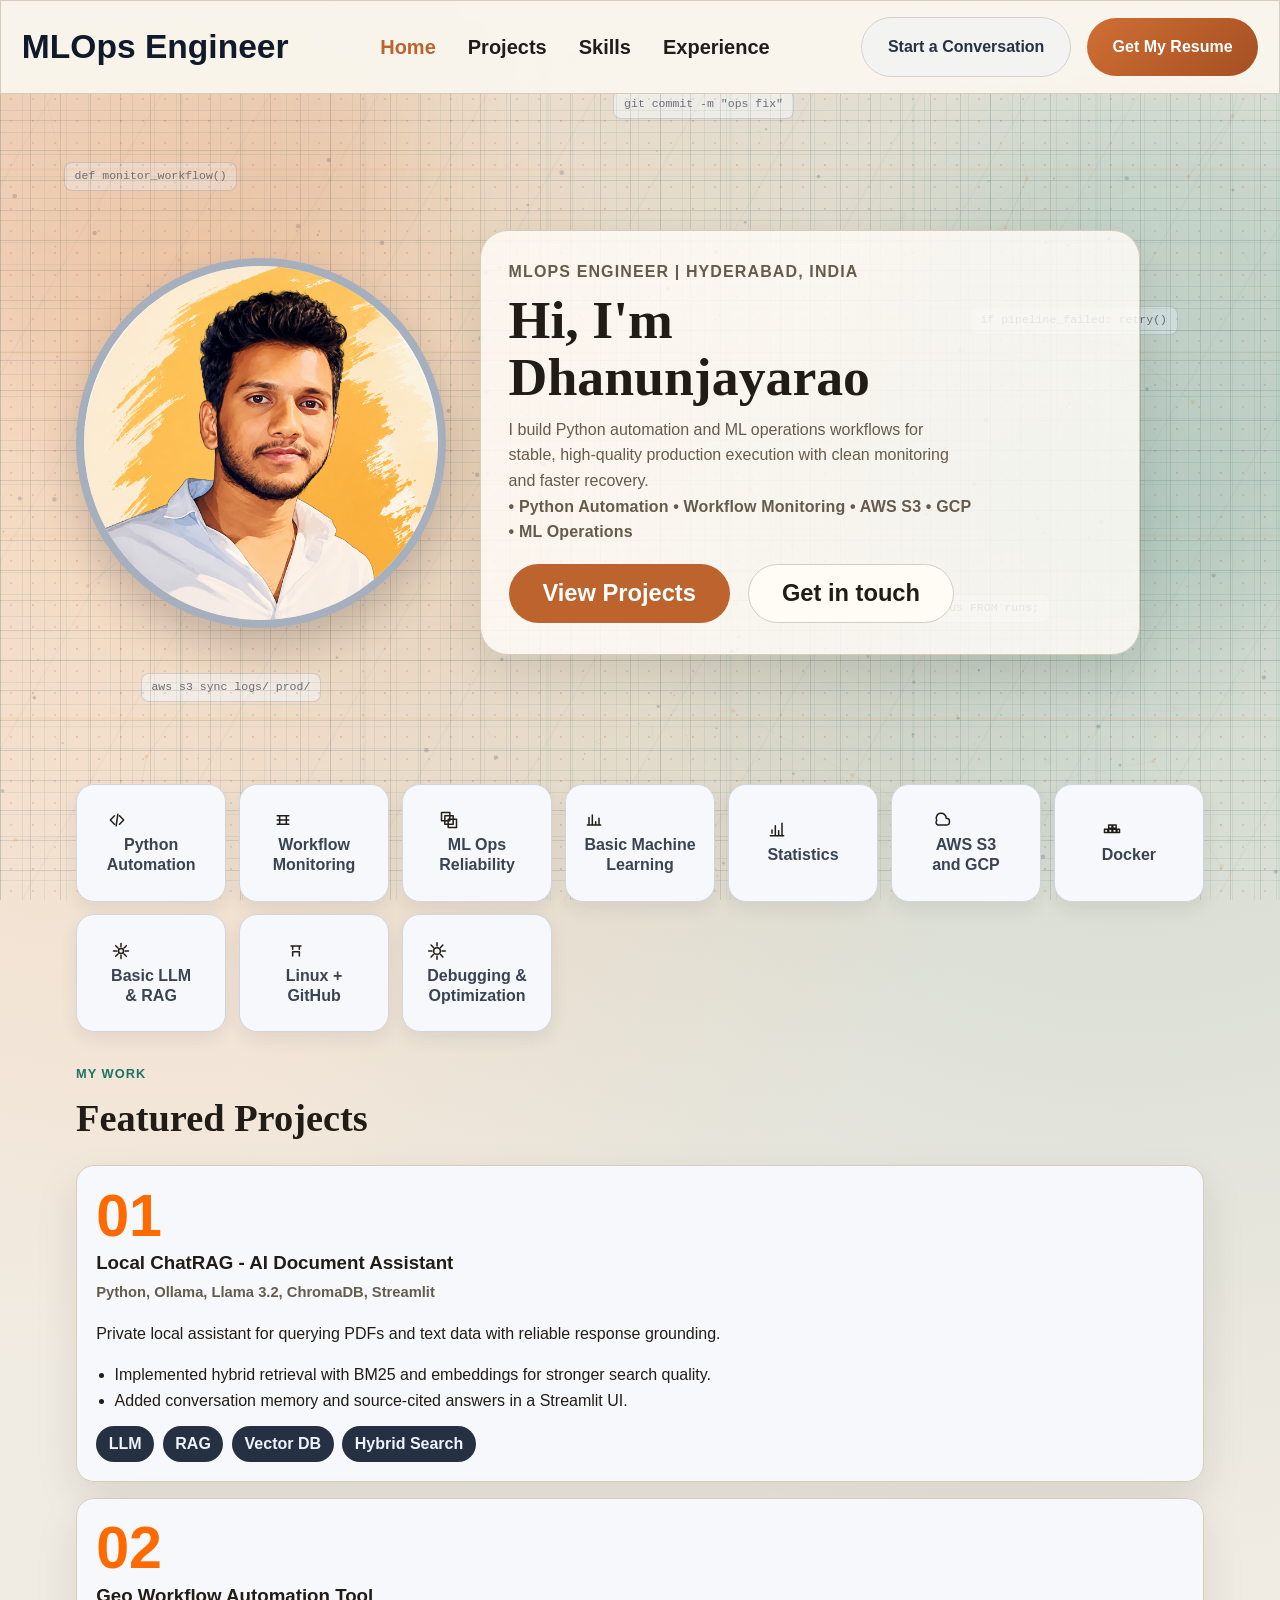
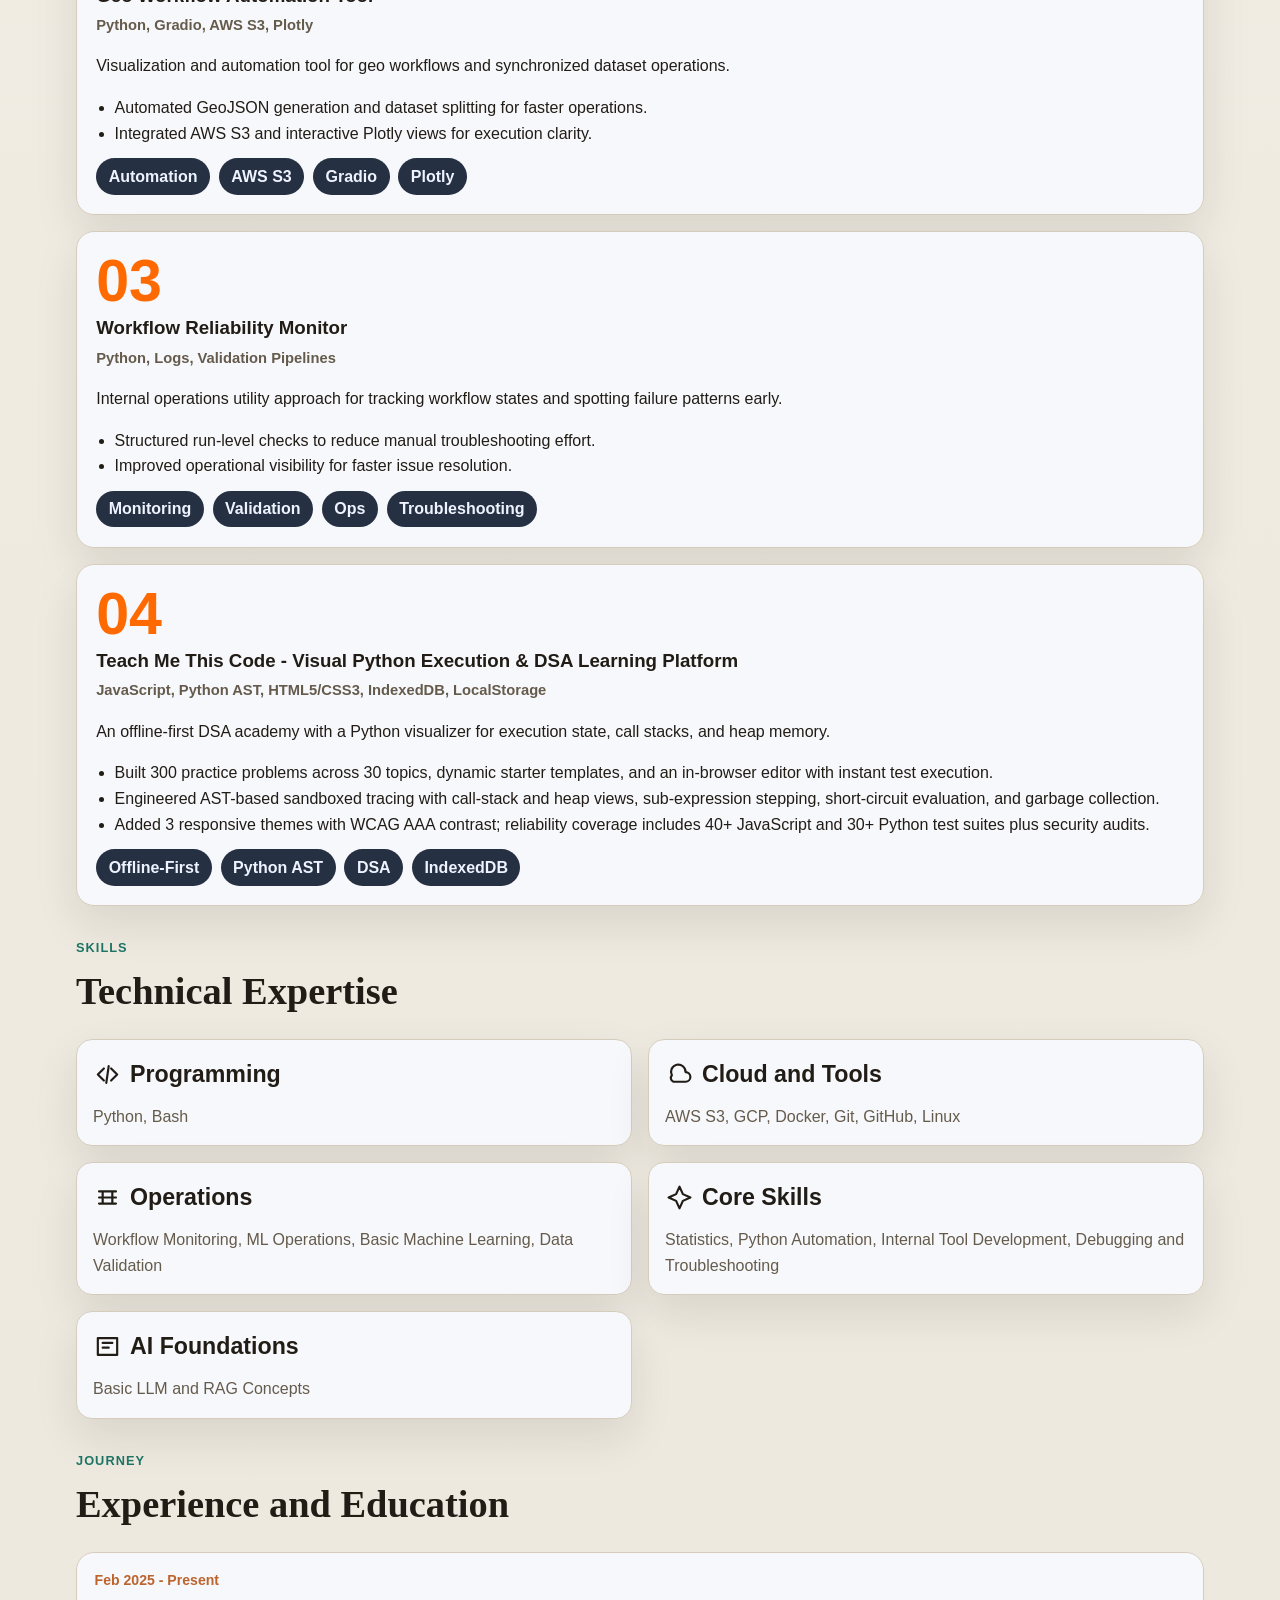
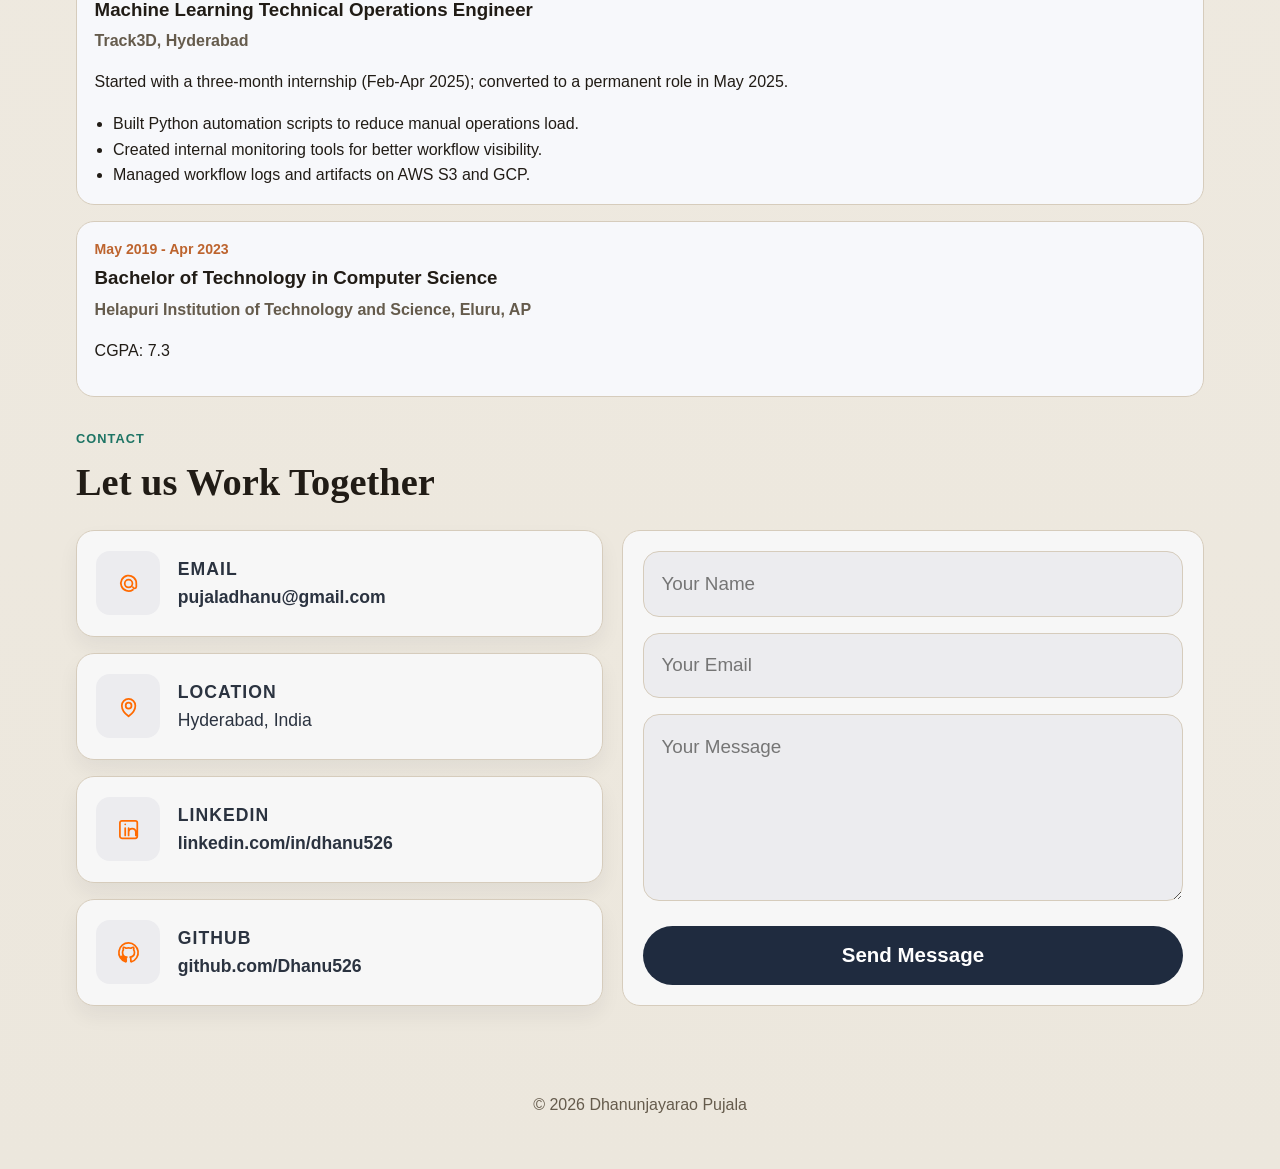
<file: index.html>
<!DOCTYPE html>
<html lang="en">
<head>
  <meta charset="UTF-8" />
  <meta name="viewport" content="width=device-width, initial-scale=1.0" />
  <title>Dhanunjayarao Pujala | MLOps Engineer</title>
  <meta name="description" content="Dhanunjayarao Pujala portfolio: MLOps engineer focused on Python automation, reliable ML operations, and workflow optimization." />
  <link rel="stylesheet" href="styles.css" />
</head>
<body>
  <div class="fx-layer" aria-hidden="true">
    <canvas id="matrixCanvas"></canvas>
    <canvas id="particlesCanvas"></canvas>
    <canvas id="networkCanvas"></canvas>
    <div class="floating-snippets">
      <span>def monitor_workflow()</span>
      <span>if pipeline_failed: retry()</span>
      <span>aws s3 sync logs/ prod/</span>
      <span>SELECT status FROM runs;</span>
      <span>git commit -m "ops fix"</span>
    </div>
  </div>

  <div class="bg-grid" aria-hidden="true"></div>
  <div class="glow glow-left" aria-hidden="true"></div>
  <div class="glow glow-right" aria-hidden="true"></div>

  <header class="topbar">
    <a class="logo" href="#about"><span>MLOps Engineer</span></a>
    <nav>
      <a href="#about">Home</a>
      <a href="#projects">Projects</a>
      <a href="#skills">Skills</a>
      <a href="#experience">Experience</a>
    </nav>
    <div class="quick-actions">
      <a class="pill pill-light" href="#contact">Start a Conversation</a>
      <a class="pill" href="assets/Dhanunjayarao_Pujala_Resume.pdf" download>Get My Resume</a>
    </div>
  </header>

  <main>
    <section class="hero" id="about">
      <div class="hero-photo reveal">
        <img src="assets/ChatGPT Image Jun 25, 2026, 11_59_05 PM.png" alt="Dhanunjayarao Pujala" onerror="this.src='assets/corner-avatar.svg'" />
      </div>
      <div class="hero-copy hero-intro reveal">
        <p class="kicker">MLOps Engineer | Hyderabad, India</p>
        <h1>Hi, I'm <strong>Dhanunjayarao</strong></h1>
        <p>
          I build Python automation and ML operations workflows for stable, high-quality production execution with clean monitoring and faster recovery.
        </p>
        <p class="hero-points">• Python Automation • Workflow Monitoring • AWS S3 • GCP • ML Operations</p>
        <div class="hero-cta">
          <a class="btn btn-primary" href="#projects">View Projects</a>
          <a class="btn btn-ghost" href="#contact">Get in touch</a>
        </div>
      </div>
    </section>

    <section class="capabilities reveal" aria-label="Core expertise">
      <article class="cap-card">
        <svg class="icon-svg" viewBox="0 0 24 24" aria-hidden="true"><path d="M9 7 4 12l5 5M15 7l5 5-5 5M13 5l-2 14"/></svg>
        <p>Python<br />Automation</p>
      </article>
      <article class="cap-card">
        <svg class="icon-svg" viewBox="0 0 24 24" aria-hidden="true"><path d="M5 7h14M5 12h14M5 17h14M8 7v10M16 7v10"/></svg>
        <p>Workflow<br />Monitoring</p>
      </article>
      <article class="cap-card">
        <svg class="icon-svg" viewBox="0 0 24 24" aria-hidden="true"><path d="M7 7h10v10H7zM3 3h10v10H3zM11 11h10v10H11z"/></svg>
        <p>ML Ops<br />Reliability</p>
      </article>
      <article class="cap-card">
        <svg class="icon-svg" viewBox="0 0 24 24" aria-hidden="true"><path d="M4 18h16M6 18V9M10 18V6M14 18v-4M18 18v-8"/></svg>
        <p>Basic Machine<br />Learning</p>
      </article>
      <article class="cap-card">
        <svg class="icon-svg" viewBox="0 0 24 24" aria-hidden="true"><path d="M4 19h16M6 16v-4m4 7V7m4 12v-6m4 6V4"/></svg>
        <p>Statistics</p>
      </article>
      <article class="cap-card">
        <svg class="icon-svg" viewBox="0 0 24 24" aria-hidden="true"><path d="M7 18h10a4 4 0 0 0 0-8 6 6 0 1 0-11.3 2.6A3.4 3.4 0 0 0 7 18z"/></svg>
        <p>AWS S3<br />and GCP</p>
      </article>
      <article class="cap-card">
        <svg class="icon-svg" viewBox="0 0 24 24" aria-hidden="true"><path d="M3 11h4v4H3zM8 11h4v4H8zM13 11h4v4h-4zM8 6h4v4H8zM13 6h4v4h-4zM18 11h3v4h-3z"/></svg>
        <p>Docker</p>
      </article>
      <article class="cap-card">
        <svg class="icon-svg" viewBox="0 0 24 24" aria-hidden="true"><path d="M12 3v4M12 17v4M3 12h4M17 12h4M5.6 5.6l2.8 2.8M15.6 15.6l2.8 2.8M18.4 5.6l-2.8 2.8M8.4 15.6l-2.8 2.8M12 15a3 3 0 1 0 0-6 3 3 0 0 0 0 6z"/></svg>
        <p>Basic LLM<br />&amp; RAG</p>
      </article>
      <article class="cap-card">
        <svg class="icon-svg" viewBox="0 0 24 24" aria-hidden="true"><path d="M8 18v-5M16 18v-5M8 13h8M6 6h12M8 6v4M16 6v4"/></svg>
        <p>Linux +<br />GitHub</p>
      </article>
      <article class="cap-card">
        <svg class="icon-svg" viewBox="0 0 24 24" aria-hidden="true"><path d="M12 2v4M12 18v4M4.9 4.9l2.8 2.8M16.3 16.3l2.8 2.8M2 12h4M18 12h4M4.9 19.1l2.8-2.8M16.3 7.7l2.8-2.8M12 16a4 4 0 1 0 0-8 4 4 0 0 0 0 8z"/></svg>
        <p>Debugging &<br />Optimization</p>
      </article>
    </section>

    <section class="section" id="projects">
      <div class="section-head reveal">
        <p>MY WORK</p>
        <h2>Featured Projects</h2>
      </div>
      <div class="project-list">
        <article class="project-item reveal">
          <p class="num">01</p>
          <h3>Local ChatRAG - AI Document Assistant</h3>
          <p class="project-meta">Python, Ollama, Llama 3.2, ChromaDB, Streamlit</p>
          <p>Private local assistant for querying PDFs and text data with reliable response grounding.</p>
          <ul>
            <li>Implemented hybrid retrieval with BM25 and embeddings for stronger search quality.</li>
            <li>Added conversation memory and source-cited answers in a Streamlit UI.</li>
          </ul>
          <div class="tag-row">
            <span>LLM</span><span>RAG</span><span>Vector DB</span><span>Hybrid Search</span>
          </div>
        </article>

        <article class="project-item reveal">
          <p class="num">02</p>
          <h3>Geo Workflow Automation Tool</h3>
          <p class="project-meta">Python, Gradio, AWS S3, Plotly</p>
          <p>Visualization and automation tool for geo workflows and synchronized dataset operations.</p>
          <ul>
            <li>Automated GeoJSON generation and dataset splitting for faster operations.</li>
            <li>Integrated AWS S3 and interactive Plotly views for execution clarity.</li>
          </ul>
          <div class="tag-row">
            <span>Automation</span><span>AWS S3</span><span>Gradio</span><span>Plotly</span>
          </div>
        </article>

        <article class="project-item reveal">
          <p class="num">03</p>
          <h3>Workflow Reliability Monitor</h3>
          <p class="project-meta">Python, Logs, Validation Pipelines</p>
          <p>Internal operations utility approach for tracking workflow states and spotting failure patterns early.</p>
          <ul>
            <li>Structured run-level checks to reduce manual troubleshooting effort.</li>
            <li>Improved operational visibility for faster issue resolution.</li>
          </ul>
          <div class="tag-row">
            <span>Monitoring</span><span>Validation</span><span>Ops</span><span>Troubleshooting</span>
          </div>
        </article>

        <article class="project-item reveal">
          <p class="num">04</p>
          <h3>Teach Me This Code - Visual Python Execution &amp; DSA Learning Platform</h3>
          <p class="project-meta">JavaScript, Python AST, HTML5/CSS3, IndexedDB, LocalStorage</p>
          <p>An offline-first DSA academy with a Python visualizer for execution state, call stacks, and heap memory.</p>
          <ul>
            <li>Built 300 practice problems across 30 topics, dynamic starter templates, and an in-browser editor with instant test execution.</li>
            <li>Engineered AST-based sandboxed tracing with call-stack and heap views, sub-expression stepping, short-circuit evaluation, and garbage collection.</li>
            <li>Added 3 responsive themes with WCAG AAA contrast; reliability coverage includes 40+ JavaScript and 30+ Python test suites plus security audits.</li>
          </ul>
          <div class="tag-row">
            <span>Offline-First</span><span>Python AST</span><span>DSA</span><span>IndexedDB</span>
          </div>
        </article>
      </div>
    </section>

    <section class="section" id="skills">
      <div class="section-head reveal">
        <p>SKILLS</p>
        <h2>Technical Expertise</h2>
      </div>
      <div class="skills-grid">
        <article class="skill-card reveal">
          <h3><svg class="skill-icon" viewBox="0 0 24 24" aria-hidden="true"><path d="M9 7 4 12l5 5M15 7l5 5-5 5M13 5l-2 14"/></svg>Programming</h3>
          <p>Python, Bash</p>
        </article>
        <article class="skill-card reveal">
          <h3><svg class="skill-icon" viewBox="0 0 24 24" aria-hidden="true"><path d="M7 18h10a4 4 0 0 0 0-8 6 6 0 1 0-11.3 2.6A3.4 3.4 0 0 0 7 18z"/></svg>Cloud and Tools</h3>
          <p>AWS S3, GCP, Docker, Git, GitHub, Linux</p>
        </article>
        <article class="skill-card reveal">
          <h3><svg class="skill-icon" viewBox="0 0 24 24" aria-hidden="true"><path d="M5 7h14M5 12h14M5 17h14M8 7v10M16 7v10"/></svg>Operations</h3>
          <p>Workflow Monitoring, ML Operations, Basic Machine Learning, Data Validation</p>
        </article>
        <article class="skill-card reveal">
          <h3><svg class="skill-icon" viewBox="0 0 24 24" aria-hidden="true"><path d="M12 3 14.8 9.2 21 12l-6.2 2.8L12 21l-2.8-6.2L3 12l6.2-2.8z"/></svg>Core Skills</h3>
          <p>Statistics, Python Automation, Internal Tool Development, Debugging and Troubleshooting</p>
        </article>
        <article class="skill-card reveal">
          <h3><svg class="skill-icon" viewBox="0 0 24 24" aria-hidden="true"><path d="M4 5h16v14H4zM8 9h8M8 13h5"/></svg>AI Foundations</h3>
          <p>Basic LLM and RAG Concepts</p>
        </article>
      </div>
    </section>

    <section class="section" id="experience">
      <div class="section-head reveal">
        <p>JOURNEY</p>
        <h2>Experience and Education</h2>
      </div>
      <div class="timeline">
        <article class="timeline-item reveal">
          <p class="when">Feb 2025 - Present</p>
          <h3>Machine Learning Technical Operations Engineer</h3>
          <p class="where">Track3D, Hyderabad</p>
          <p>Started with a three-month internship (Feb-Apr 2025); converted to a permanent role in May 2025.</p>
          <ul>
            <li>Built Python automation scripts to reduce manual operations load.</li>
            <li>Created internal monitoring tools for better workflow visibility.</li>
            <li>Managed workflow logs and artifacts on AWS S3 and GCP.</li>
          </ul>
        </article>
        <article class="timeline-item reveal">
          <p class="when">May 2019 - Apr 2023</p>
          <h3>Bachelor of Technology in Computer Science</h3>
          <p class="where">Helapuri Institution of Technology and Science, Eluru, AP</p>
          <p>CGPA: 7.3</p>
        </article>
      </div>
    </section>

    <section class="section contact" id="contact">
      <div class="section-head reveal">
        <p>CONTACT</p>
        <h2>Let us Work Together</h2>
      </div>
      <div class="contact-grid">
        <div class="contact-stack reveal">
          <article class="contact-card premium">
            <div class="icon-box">
              <svg class="icon-svg" viewBox="0 0 24 24" aria-hidden="true"><path d="M16.5 18.3A8 8 0 1 1 20 12v3.2a1.8 1.8 0 0 1-3.5.5M16 12a4 4 0 1 1-8 0 4 4 0 0 1 8 0z"/></svg>
            </div>
            <div>
              <p class="label">EMAIL</p>
              <a href="https://mail.google.com/mail/?view=cm&fs=1&to=pujaladhanu@gmail.com" target="_blank" rel="noreferrer">pujaladhanu@gmail.com</a>
            </div>
          </article>
          <article class="contact-card premium">
            <div class="icon-box">
              <svg class="icon-svg" viewBox="0 0 24 24" aria-hidden="true"><path d="M12 22s7-5.2 7-11a7 7 0 1 0-14 0c0 5.8 7 11 7 11zM12 14a3 3 0 1 0 0-6 3 3 0 0 0 0 6z"/></svg>
            </div>
            <div>
              <p class="label">LOCATION</p>
              <p>Hyderabad, India</p>
            </div>
          </article>
          <article class="contact-card premium">
            <div class="icon-box">
              <svg class="icon-svg" viewBox="0 0 24 24" aria-hidden="true"><path d="M8.5 10.5V18M8.5 6.5h.01M12 10.5V18M12 14.2a3.8 3.8 0 0 1 7.5 0V18M5 3h14a2 2 0 0 1 2 2v14a2 2 0 0 1-2 2H5a2 2 0 0 1-2-2V5a2 2 0 0 1 2-2z"/></svg>
            </div>
            <div>
              <p class="label">LINKEDIN</p>
              <a href="https://www.linkedin.com/in/dhanu526/" target="_blank" rel="noreferrer">linkedin.com/in/dhanu526</a>
            </div>
          </article>
          <article class="contact-card premium">
            <div class="icon-box">
              <svg class="icon-svg" viewBox="0 0 24 24" aria-hidden="true"><path d="M12 2a10 10 0 0 0-3.2 19.5c.5.1.7-.2.7-.5v-1.8c-2.8.6-3.4-1.2-3.4-1.2-.5-1.1-1.1-1.4-1.1-1.4-.9-.6.1-.6.1-.6 1 .1 1.6 1 1.6 1 .9 1.5 2.3 1 2.9.8.1-.6.3-1 .6-1.2-2.2-.2-4.5-1.1-4.5-4.8 0-1.1.4-2 .9-2.7-.1-.2-.4-1.3.1-2.6 0 0 .8-.2 2.7 1a9.1 9.1 0 0 1 5 0c1.9-1.2 2.7-1 2.7-1 .5 1.3.2 2.4.1 2.6.6.7.9 1.6.9 2.7 0 3.7-2.3 4.5-4.5 4.8.4.3.7.9.7 1.9V21c0 .3.2.6.7.5A10 10 0 0 0 12 2z"/></svg>
            </div>
            <div>
              <p class="label">GITHUB</p>
              <a href="https://github.com/Dhanu526?tab=repositories" target="_blank" rel="noreferrer">github.com/Dhanu526</a>
            </div>
          </article>
        </div>
        <form class="contact-form reveal" id="contactForm">
          <input id="name" name="name" type="text" placeholder="Your Name" aria-label="Your Name" required />
          <input id="email" name="email" type="email" placeholder="Your Email" aria-label="Your Email" required />
          <textarea id="message" name="message" rows="5" placeholder="Your Message" aria-label="Your Message" required></textarea>
          <button type="submit">Send Message</button>
        </form>
      </div>
    </section>
  </main>

  <footer>
    <p>© <span id="year"></span> Dhanunjayarao Pujala</p>
  </footer>

  <script src="script.js"></script>
</body>
</html>
</file>
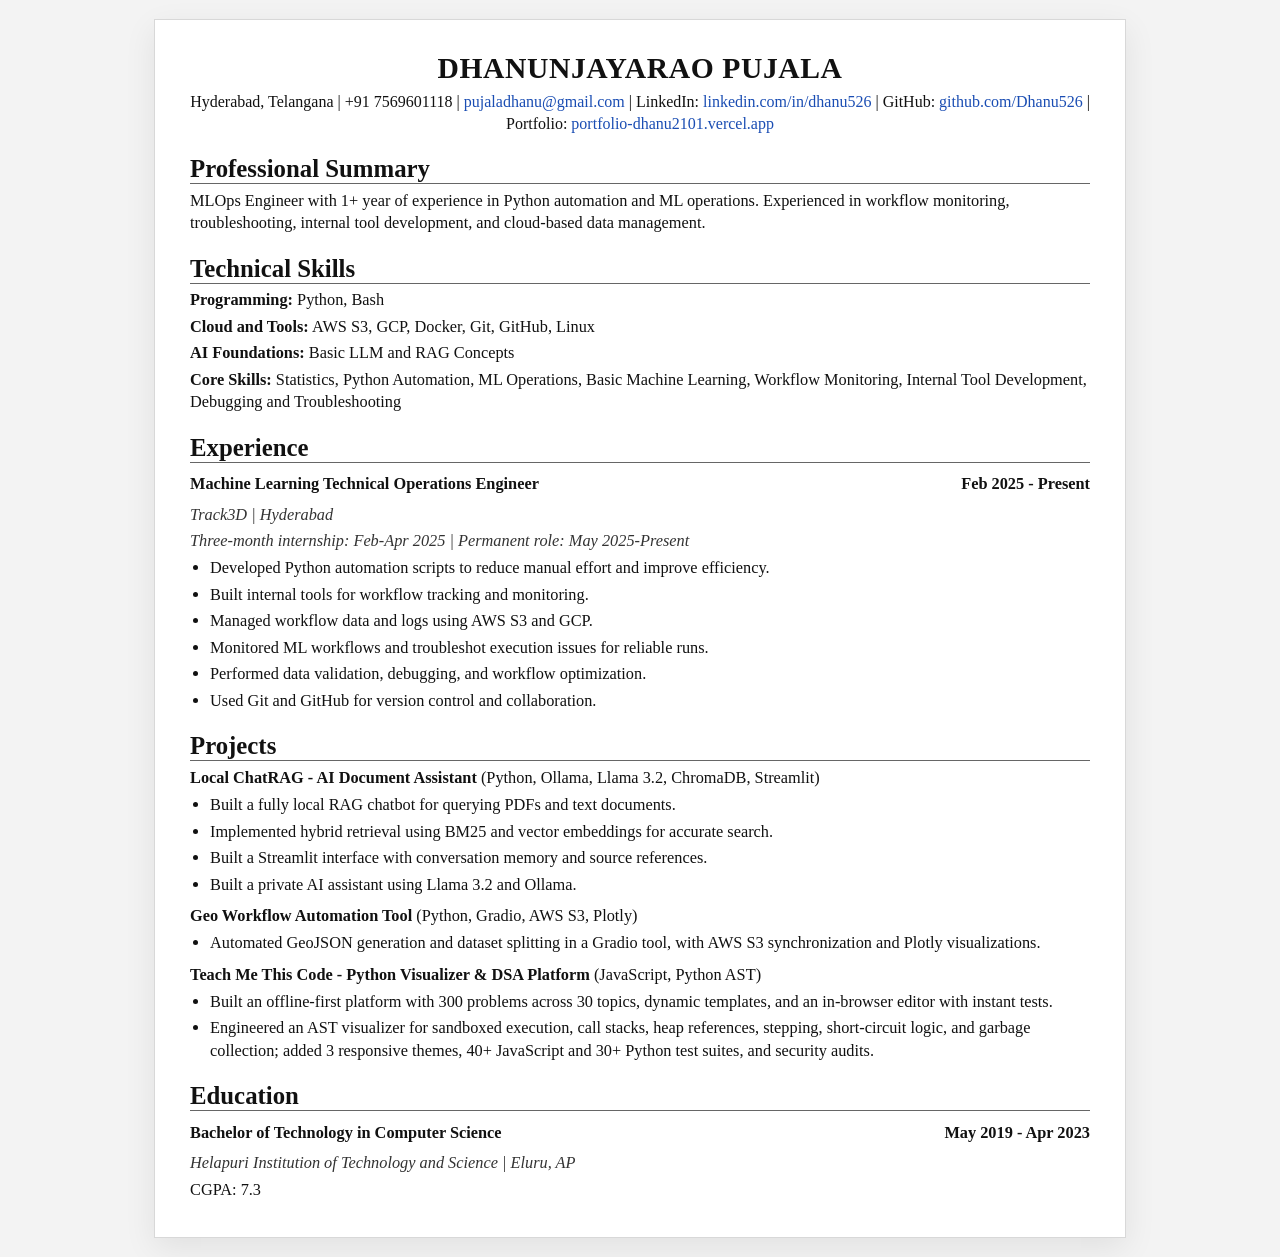
<file: assets/Dhanunjayarao_Pujala_Resume.html>
<!DOCTYPE html>
<html lang="en">
<head>
  <meta charset="UTF-8" />
  <meta name="viewport" content="width=device-width, initial-scale=1.0" />
  <title>Dhanunjayarao Pujala Resume</title>
  <style>
    body {
      margin: 0;
      font-family: "Times New Roman", serif;
      color: #111;
      background: #f3f3f3;
    }

    .page {
      width: min(900px, 92vw);
      margin: 1.2rem auto;
      background: #fff;
      border: 1px solid #d8d8d8;
      padding: 2rem 2.2rem;
      box-shadow: 0 10px 30px rgba(0, 0, 0, 0.08);
    }

    h1 {
      margin: 0;
      font-size: 1.85rem;
      text-align: center;
      letter-spacing: 0.02em;
    }

    .meta {
      text-align: center;
      margin-top: 0.35rem;
      font-size: 1rem;
    }

    .meta a {
      color: #1a4db3;
      text-decoration: none;
    }

    h2 {
      margin: 1.25rem 0 0.35rem;
      font-size: 1.55rem;
      border-bottom: 1px solid #666;
    }

    p,
    li {
      font-size: 1.02rem;
      line-height: 1.38;
      margin: 0.25rem 0;
    }

    .role-row {
      display: flex;
      justify-content: space-between;
      gap: 1rem;
      margin-top: 0.4rem;
    }

    .muted {
      font-style: italic;
      color: #333;
    }

    ul {
      margin: 0.3rem 0 0.55rem 1.25rem;
      padding: 0;
    }

    @media print {
      @page {
        size: letter;
        margin: 0.4in;
      }

      body {
        background: #fff;
      }

      .page {
        border: none;
        box-shadow: none;
        width: auto;
        margin: 0;
        padding: 0;
      }

      h1 {
        font-size: 16pt;
      }

      .meta {
        margin-top: 3pt;
        font-size: 8pt;
        line-height: 1.2;
      }

      h2 {
        margin: 8pt 0 2pt;
        font-size: 11pt;
      }

      p,
      li {
        font-size: 9pt;
        line-height: 1.15;
        margin: 1pt 0;
      }

      .role-row {
        gap: 8pt;
        margin-top: 2pt;
      }

      ul {
        margin: 2pt 0 3pt 14pt;
      }
    }
  </style>
</head>
<body>
  <article class="page">
    <h1>DHANUNJAYARAO PUJALA</h1>
    <p class="meta">Hyderabad, Telangana | +91 7569601118 | <a href="mailto:pujaladhanu@gmail.com">pujaladhanu@gmail.com</a> | LinkedIn: <a href="https://www.linkedin.com/in/dhanu526/">linkedin.com/in/dhanu526</a> | GitHub: <a href="https://github.com/Dhanu526">github.com/Dhanu526</a> | Portfolio: <a href="https://portfolio-dhanu2101.vercel.app">portfolio-dhanu2101.vercel.app</a></p>

    <h2>Professional Summary</h2>
    <p>MLOps Engineer with 1+ year of experience in Python automation and ML operations. Experienced in workflow monitoring, troubleshooting, internal tool development, and cloud-based data management.</p>

    <h2>Technical Skills</h2>
    <p><strong>Programming:</strong> Python, Bash</p>
    <p><strong>Cloud and Tools:</strong> AWS S3, GCP, Docker, Git, GitHub, Linux</p>
    <p><strong>AI Foundations:</strong> Basic LLM and RAG Concepts</p>
    <p><strong>Core Skills:</strong> Statistics, Python Automation, ML Operations, Basic Machine Learning, Workflow Monitoring, Internal Tool Development, Debugging and Troubleshooting</p>

    <h2>Experience</h2>
    <div class="role-row">
      <p><strong>Machine Learning Technical Operations Engineer</strong></p>
      <p><strong>Feb 2025 - Present</strong></p>
    </div>
    <p class="muted">Track3D | Hyderabad</p>
    <p class="muted">Three-month internship: Feb-Apr 2025 | Permanent role: May 2025-Present</p>
    <ul>
      <li>Developed Python automation scripts to reduce manual effort and improve efficiency.</li>
      <li>Built internal tools for workflow tracking and monitoring.</li>
      <li>Managed workflow data and logs using AWS S3 and GCP.</li>
      <li>Monitored ML workflows and troubleshot execution issues for reliable runs.</li>
      <li>Performed data validation, debugging, and workflow optimization.</li>
      <li>Used Git and GitHub for version control and collaboration.</li>
    </ul>

    <h2>Projects</h2>
    <p><strong>Local ChatRAG - AI Document Assistant</strong> (Python, Ollama, Llama 3.2, ChromaDB, Streamlit)</p>
    <ul>
      <li>Built a fully local RAG chatbot for querying PDFs and text documents.</li>
      <li>Implemented hybrid retrieval using BM25 and vector embeddings for accurate search.</li>
      <li>Built a Streamlit interface with conversation memory and source references.</li>
      <li>Built a private AI assistant using Llama 3.2 and Ollama.</li>
    </ul>

    <p><strong>Geo Workflow Automation Tool</strong> (Python, Gradio, AWS S3, Plotly)</p>
    <ul>
      <li>Automated GeoJSON generation and dataset splitting in a Gradio tool, with AWS S3 synchronization and Plotly visualizations.</li>
    </ul>

    <p><strong>Teach Me This Code - Python Visualizer &amp; DSA Platform</strong> (JavaScript, Python AST)</p>
    <ul>
      <li>Built an offline-first platform with 300 problems across 30 topics, dynamic templates, and an in-browser editor with instant tests.</li>
      <li>Engineered an AST visualizer for sandboxed execution, call stacks, heap references, stepping, short-circuit logic, and garbage collection; added 3 responsive themes, 40+ JavaScript and 30+ Python test suites, and security audits.</li>
    </ul>

    <h2>Education</h2>
    <div class="role-row">
      <p><strong>Bachelor of Technology in Computer Science</strong></p>
      <p><strong>May 2019 - Apr 2023</strong></p>
    </div>
    <p class="muted">Helapuri Institution of Technology and Science | Eluru, AP</p>
    <p>CGPA: 7.3</p>
  </article>
</body>
</html>
</file>
<file: styles.css>
:root {
  --bg: #f0eadf;
  --surface: #f9f4eb;
  --surface-2: #fffdf8;
  --line: #d6ccbc;
  --text: #211c16;
  --muted: #655b4c;
  --accent: #bd642e;
  --teal: #1d7464;
  --shadow: 0 18px 44px rgba(33, 28, 22, 0.1);
}

* {
  box-sizing: border-box;
}

html,
body {
  margin: 0;
  padding: 0;
}

html {
  scroll-behavior: smooth;
}

strong {
  font-weight: 900;
}

body {
  font-family: "Trebuchet MS", "Lucida Sans Unicode", "Lucida Grande", sans-serif;
  color: var(--text);
  background:
    radial-gradient(circle at 12% 9%, rgba(255, 138, 61, 0.22), transparent 24%),
    radial-gradient(circle at 88% 12%, rgba(40, 117, 108, 0.18), transparent 26%),
    linear-gradient(180deg, #f3eee5 0%, #ece7dd 100%);
  line-height: 1.6;
  overflow-x: hidden;
  position: relative;
}

.fx-layer {
  position: fixed;
  inset: 0;
  z-index: -6;
  pointer-events: none;
}

#matrixCanvas,
#particlesCanvas,
#networkCanvas {
  position: absolute;
  inset: 0;
  width: 100%;
  height: 100%;
}

#matrixCanvas {
  opacity: 0.14;
}

#particlesCanvas {
  opacity: 0.58;
}

#networkCanvas {
  opacity: 0.5;
}

.floating-snippets {
  position: absolute;
  inset: 0;
  overflow: hidden;
}

.floating-snippets span {
  position: absolute;
  padding: 0.28rem 0.6rem;
  border: 1px solid rgba(30, 48, 76, 0.16);
  border-radius: 8px;
  font-family: "Consolas", "Courier New", monospace;
  font-size: 0.72rem;
  color: rgba(23, 35, 54, 0.62);
  background: rgba(246, 248, 252, 0.55);
  animation: snippetFloat 14s linear infinite;
}

.floating-snippets span:nth-child(1) {
  top: 18%;
  left: 5%;
  animation-duration: 16s;
}

.floating-snippets span:nth-child(2) {
  top: 34%;
  right: 8%;
  animation-duration: 20s;
}

.floating-snippets span:nth-child(3) {
  bottom: 22%;
  left: 11%;
  animation-duration: 18s;
}

.floating-snippets span:nth-child(4) {
  top: 66%;
  right: 18%;
  animation-duration: 21s;
}

.floating-snippets span:nth-child(5) {
  top: 10%;
  right: 38%;
  animation-duration: 15s;
}

body::before {
  content: "";
  position: fixed;
  inset: 0;
  pointer-events: none;
  z-index: -4;
  background-image:
    linear-gradient(rgba(20, 34, 56, 0.12) 1.2px, transparent 1.2px),
    linear-gradient(90deg, rgba(20, 34, 56, 0.12) 1.2px, transparent 1.2px),
    radial-gradient(circle at 24% 42%, rgba(255, 106, 0, 0.1), transparent 32%),
    radial-gradient(circle at 74% 63%, rgba(22, 102, 94, 0.1), transparent 30%);
  background-size: 30px 30px, 30px 30px, auto, auto;
  animation: driftGrid 16s ease-in-out infinite alternate;
}

body::after {
  content: "";
  position: fixed;
  inset: 0;
  pointer-events: none;
  z-index: -1;
  background-image: repeating-linear-gradient(
    120deg,
    transparent 0,
    transparent 92px,
    rgba(43, 51, 64, 0.03) 92px,
    rgba(43, 51, 64, 0.03) 94px
  );
  opacity: 0.6;
}

.bg-grid {
  position: fixed;
  inset: 0;
  z-index: -3;
  opacity: 0.42;
  background-image:
    linear-gradient(rgba(29, 116, 100, 0.2) 1.2px, transparent 1.2px),
    linear-gradient(90deg, rgba(29, 116, 100, 0.2) 1.2px, transparent 1.2px);
  background-size: 22px 22px;
}

.bg-grid::before,
.bg-grid::after {
  content: "";
  position: absolute;
  inset: 0;
  pointer-events: none;
}

.bg-grid::before {
  background:
    repeating-linear-gradient(
      90deg,
      transparent 0,
      transparent 180px,
      rgba(29, 116, 100, 0.16) 180px,
      rgba(29, 116, 100, 0.16) 183px
    ),
    repeating-linear-gradient(
      0deg,
      transparent 0,
      transparent 180px,
      rgba(255, 106, 0, 0.16) 180px,
      rgba(255, 106, 0, 0.16) 183px
    );
  opacity: 0.68;
  animation: techSweep 18s linear infinite;
}

.bg-grid::after {
  background-image:
    radial-gradient(circle, rgba(41, 56, 83, 0.34) 1.35px, transparent 1.35px),
    radial-gradient(circle, rgba(255, 106, 0, 0.36) 1.45px, transparent 1.45px);
  background-size: 22px 22px, 44px 44px;
  background-position: 0 0, 11px 11px;
  opacity: 0.72;
  animation: dotFloat 20s ease-in-out infinite alternate;
}

.icon-svg,
.cap-icon svg,
.skill-icon {
  width: 1.25em;
  height: 1.25em;
  display: inline-block;
  stroke: currentColor;
  stroke-width: 1.8;
  fill: none;
  stroke-linecap: round;
  stroke-linejoin: round;
}

.cap-icon {
  display: grid;
  place-items: center;
  color: #556176;
}

.skill-card h3 {
  display: inline-flex;
  align-items: center;
  gap: 0.5rem;
}

.icon-box .icon-svg {
  width: 1.45rem;
  height: 1.45rem;
}

.glow {
  position: fixed;
  width: 42vw;
  height: 42vw;
  border-radius: 50%;
  filter: blur(56px);
  opacity: 0.3;
  z-index: -2;
  pointer-events: none;
}

.glow-left {
  background: rgba(189, 100, 46, 0.4);
  top: -12vw;
  left: -10vw;
}

.glow-right {
  background: rgba(29, 116, 100, 0.34);
  top: 8vw;
  right: -12vw;
}

.topbar {
  position: sticky;
  top: 0;
  z-index: 50;
  max-width: 100%;
  margin: 0;
  padding: 1rem 1.3rem;
  border: 1px solid var(--line);
  background: rgba(250, 246, 238, 0.95);
  border-radius: 0;
  backdrop-filter: blur(7px);
  display: flex;
  align-items: center;
  justify-content: space-between;
  gap: 1rem;
}

.logo {
  text-decoration: none;
  color: #111a2b;
  font-weight: 700;
  font-size: 0;
  letter-spacing: 0.01em;
  flex-shrink: 0;
}

.logo span {
  font-size: 2.1rem;
  font-weight: 800;
  line-height: 1;
}

.logo em {
  font-size: 0;
  font-style: normal;
  color: #8f98a6;
  margin-left: 0.25rem;
  line-height: 1;
}

nav {
  display: flex;
  align-items: center;
  gap: 2rem;
}

nav a {
  color: var(--text);
  text-decoration: none;
  font-weight: 600;
  font-size: 1.25rem;
}

nav a.active,
nav a:hover {
  color: var(--accent);
}

.quick-actions {
  display: flex;
  align-items: center;
  gap: 1rem;
}

.pill {
  text-decoration: none;
  color: #fff;
  font-weight: 700;
  border-radius: 999px;
  padding: 1rem 1.6rem;
  background: linear-gradient(135deg, #cf6f34, #a54f22);
  font-size: 1rem;
}

.pill-light {
  color: #273142;
  background: #f3f3f1;
  border: 1px solid #d2d2cf;
}

main {
  max-width: 1160px;
  margin: 0 auto;
  padding: 0.5rem 1rem 1rem;
}

.hero {
  min-height: 74vh;
  display: grid;
  grid-template-columns: minmax(290px, 370px) minmax(520px, 660px);
  justify-content: start;
  gap: 2.1rem;
  align-items: center;
  padding-top: 1rem;
}

.hero-copy,
.hero-panel {
  border: 1px solid var(--line);
  border-radius: 24px;
  background: rgba(255, 252, 247, 0.84);
  box-shadow: var(--shadow);
}

.hero-copy {
  padding: 1.75rem 1.75rem 1.95rem;
}

.hero-copy h1 {
  margin: 0.45rem 0 0.7rem;
  font-family: "Garamond", "Palatino Linotype", serif;
  font-size: clamp(2.05rem, 4.2vw, 3.95rem);
  line-height: 1.06;
  max-width: 12ch;
}

.hero-copy p {
  margin: 0;
  max-width: 52ch;
  color: var(--muted);
  font-size: clamp(1rem, 1.2vw, 1.38rem);
}

.hero-intro {
  border-radius: 28px;
}

.kicker {
  color: var(--teal);
  text-transform: uppercase;
  font-weight: 700;
  letter-spacing: 0.07em;
  font-size: 1rem;
}

.hero-points {
  margin-top: 0.9rem;
  color: #7b8593;
  font-weight: 700;
  letter-spacing: 0.01em;
}


.hero-photo {
  width: min(100%, 370px);
  aspect-ratio: 1 / 1;
  justify-self: center;
  border-radius: 50%;
  border: 8px solid #a6afbd;
  overflow: hidden;
  background: #d9dce2;
  box-shadow: 0 20px 42px rgba(21, 25, 36, 0.2);
}

.hero-photo img {
  width: 100%;
  height: 100%;
  object-fit: cover;
  object-position: center 18%;
}

.hero-cta {
  margin-top: 1.2rem;
  display: flex;
  flex-wrap: wrap;
  gap: 1.15rem;
}

.btn {
  text-decoration: none;
  font-weight: 700;
  border-radius: 999px;
  padding: 1.05rem 2.05rem;
  border: 1px solid transparent;
  font-size: 1.48rem;
  line-height: 1;
}

.btn-primary {
  color: #fff;
  background: var(--accent);
}

.btn-ghost {
  color: var(--text);
  border-color: var(--line);
  background: #fffcf6;
}



.capabilities {
  margin-top: 1rem;
  margin-bottom: 1.8rem;
  display: grid;
  grid-template-columns: repeat(auto-fit, minmax(150px, 1fr));
  gap: 0.8rem;
}

.cap-card {
  border: 1px solid #cfd5de;
  border-radius: 18px;
  background: #f7f8fb;
  min-height: 118px;
  display: grid;
  place-content: center;
  text-align: center;
  gap: 0.35rem;
  box-shadow: 0 7px 18px rgba(33, 35, 41, 0.08);
}

.cap-card span {
  font-size: 1.7rem;
  color: #6c7585;
  font-weight: 900;
}

.cap-card p {
  margin: 0;
  font-weight: 700;
  color: #3a4352;
  line-height: 1.25;
}

.section {
  margin: 2rem 0;
}

.section-head p {
  margin: 0;
  color: var(--teal);
  letter-spacing: 0.08em;
  text-transform: uppercase;
  font-weight: 700;
  font-size: 0.8rem;
}

.section-head h2 {
  margin: 0.2rem 0 0;
  font-size: clamp(1.6rem, 3.2vw, 2.4rem);
  font-family: "Garamond", "Palatino Linotype", serif;
}

.project-list {
  margin-top: 1rem;
  display: grid;
  gap: 1rem;
}

.project-item {
  padding: 1.2rem;
  border: 1px solid var(--line);
  border-radius: 18px;
  background: #f7f8fb;
  box-shadow: var(--shadow);
  transition: transform 0.24s ease;
  position: relative;
  overflow: hidden;
}

.project-item:hover {
  transform: translateY(-6px);
}

.project-item::after {
  content: "";
  position: absolute;
  inset: 0;
  background: linear-gradient(120deg, transparent 25%, rgba(255, 255, 255, 0.28) 45%, transparent 62%);
  transform: translateX(-130%);
  transition: transform 0.8s ease;
}

.project-item:hover::after {
  transform: translateX(130%);
}

.num {
  margin: 0;
  color: #ff6a00;
  font-weight: 800;
  font-size: 3.7rem;
  line-height: 1;
}

.project-item h3 {
  margin: 0.2rem 0;
}

.project-meta {
  margin: 0;
  color: var(--muted);
  font-weight: 700;
  font-size: 0.92rem;
}

.tag-row {
  margin-top: 0.75rem;
  display: flex;
  flex-wrap: wrap;
  gap: 0.55rem;
}

.tag-row span {
  background: #253042;
  color: #eef3ff;
  border-radius: 999px;
  padding: 0.34rem 0.78rem;
  font-weight: 700;
}

.project-item ul {
  margin: 0.55rem 0 0;
  padding-left: 1.15rem;
}

.skills-grid {
  margin-top: 1rem;
  display: grid;
  grid-template-columns: repeat(2, minmax(0, 1fr));
  gap: 1rem;
}

.skill-card {
  border: 1px solid var(--line);
  border-radius: 16px;
  padding: 1rem;
  background: #f7f8fb;
  box-shadow: var(--shadow);
  transition: transform 0.25s ease, box-shadow 0.25s ease;
}

.skill-card:hover {
  transform: translateY(-5px);
  box-shadow: 0 16px 30px rgba(25, 37, 60, 0.14);
}

.skill-card h3 {
  margin: 0;
  font-size: 1.45rem;
}

.skill-card p {
  margin: 0.45rem 0 0;
  color: var(--muted);
}

.timeline {
  margin-top: 1rem;
  display: grid;
  gap: 1rem;
}

.timeline-item {
  border: 1px solid var(--line);
  border-radius: 18px;
  padding: 1rem 1.1rem;
  background: #f7f8fb;
  transition: transform 0.25s ease, box-shadow 0.25s ease;
}

.timeline-item:hover {
  transform: translateY(-4px);
  box-shadow: 0 14px 28px rgba(20, 30, 44, 0.12);
}

.timeline-item h3 {
  margin: 0.2rem 0;
}

.when {
  margin: 0;
  color: var(--accent);
  font-weight: 700;
  font-size: 0.88rem;
}

.where {
  margin: 0;
  color: var(--muted);
  font-weight: 700;
}

.timeline-item ul {
  margin: 0.5rem 0 0;
  padding-left: 1.15rem;
}

.contact-grid {
  margin-top: 1rem;
  display: grid;
  grid-template-columns: 0.95fr 1.05fr;
  gap: 1.2rem;
}

.contact-stack {
  display: grid;
  gap: 1rem;
}

.contact-card,
.contact-form {
  border: 1px solid var(--line);
  border-radius: 18px;
  padding: 1.2rem;
  background: var(--surface-2);
}

.contact-card h3 {
  margin-top: 0;
}

.contact-card a {
  display: block;
  margin-bottom: 0.5rem;
  text-decoration: none;
  color: var(--teal);
  font-weight: 700;
}

.contact-card.premium {
  display: grid;
  grid-template-columns: 64px 1fr;
  align-items: center;
  gap: 1.1rem;
  background: #f7f7f7;
  box-shadow: 0 10px 20px rgba(30, 35, 43, 0.06);
  transition: transform 0.25s ease, box-shadow 0.25s ease;
}

.contact-card.premium:hover {
  transform: translateY(-3px);
  box-shadow: 0 16px 26px rgba(23, 31, 44, 0.14);
}

.icon-box {
  width: 64px;
  height: 64px;
  border-radius: 14px;
  display: grid;
  place-items: center;
  background: #ececef;
  color: #ff6a00;
  font-weight: 800;
  font-size: 1.45rem;
}

.label {
  margin: 0;
  color: #8a92a0;
  font-weight: 700;
  letter-spacing: 0.06em;
  font-size: 0.92rem;
}

.contact-card.premium a,
.contact-card.premium p {
  margin: 0;
  color: #2b3340;
  font-size: 1.1rem;
}

.contact-form {
  display: grid;
  gap: 1rem;
  padding: 1.25rem;
  background: #f7f7f7;
}

.contact-form input,
.contact-form textarea {
  width: 100%;
  border: 1px solid var(--line);
  border-radius: 16px;
  padding: 1.05rem 1.1rem;
  font: inherit;
  background: #ececef;
  font-size: 1.18rem;
}

.contact-form button {
  margin-top: 0.55rem;
  border: none;
  border-radius: 999px;
  padding: 1.1rem 1rem;
  font-weight: 700;
  color: #fff;
  background: #1f2b3f;
  cursor: pointer;
  font-size: 1.28rem;
  position: relative;
  overflow: hidden;
}

.contact-form button::after {
  content: "";
  position: absolute;
  top: 0;
  bottom: 0;
  left: -45%;
  width: 38%;
  background: linear-gradient(90deg, transparent, rgba(255, 255, 255, 0.3), transparent);
  transform: skewX(-20deg);
  animation: buttonShine 3.5s ease-in-out infinite;
}

footer {
  text-align: center;
  color: var(--muted);
  padding: 1.4rem 1rem 2.2rem;
}

.reveal {
  opacity: 0;
  transform: translateY(16px);
  transition: opacity 0.6s ease, transform 0.6s ease;
}

.reveal.visible {
  opacity: 1;
  transform: translateY(0);
}

@keyframes floaty {
  0%,
  100% {
    transform: translateY(0);
  }
  50% {
    transform: translateY(-5px);
  }
}

@keyframes driftGrid {
  from {
    transform: translate3d(0, 0, 0);
  }
  to {
    transform: translate3d(8px, -10px, 0);
  }
}

@keyframes techSweep {
  from {
    transform: translateX(0);
  }
  to {
    transform: translateX(24px);
  }
}

@keyframes dotFloat {
  from {
    transform: translate3d(0, 0, 0);
  }
  to {
    transform: translate3d(-12px, 8px, 0);
  }
}

@keyframes buttonShine {
  0% {
    left: -45%;
  }
  55% {
    left: 115%;
  }
  100% {
    left: 115%;
  }
}

@keyframes snippetFloat {
  0% {
    transform: translate3d(0, 0, 0);
  }
  50% {
    transform: translate3d(12px, -15px, 0);
  }
  100% {
    transform: translate3d(0, 0, 0);
  }
}

@media (max-width: 860px) {
  .topbar {
    border-radius: 20px;
    flex-wrap: wrap;
    padding: 0.9rem 1rem;
  }

  .logo span,
  .logo em {
    font-size: 1.2rem;
  }

  .logo em {
    font-size: 0;
  }

  nav {
    order: 3;
    width: 100%;
    justify-content: center;
    flex-wrap: wrap;
  }

  nav a {
    font-size: 1rem;
  }

  .pill {
    font-size: 0.95rem;
    padding: 0.7rem 1rem;
  }

  .hero {
    grid-template-columns: 1fr;
    min-height: auto;
    padding-top: 1rem;
  }

  .capabilities {
    grid-template-columns: repeat(4, minmax(0, 1fr));
  }

  .hero-photo {
    width: min(100%, 310px);
  }

  .skills-grid,
  .contact-grid {
    grid-template-columns: 1fr;
  }
}

@media (max-width: 640px) {
  .topbar {
    border-radius: 0;
    top: 0;
  }

  .quick-actions {
    width: 100%;
    justify-content: space-between;
  }

  .hero-copy {
    padding: 1.2rem;
  }

  .capabilities {
    grid-template-columns: repeat(2, minmax(0, 1fr));
  }

  .btn {
    font-size: 1.02rem;
    padding: 0.8rem 1.2rem;
  }

  .floating-snippets span {
    display: none;
  }
}

@media (prefers-reduced-motion: reduce) {
  *,
  *::before,
  *::after {
    animation: none !important;
    transition: none !important;
    scroll-behavior: auto !important;
  }
}
</file>
